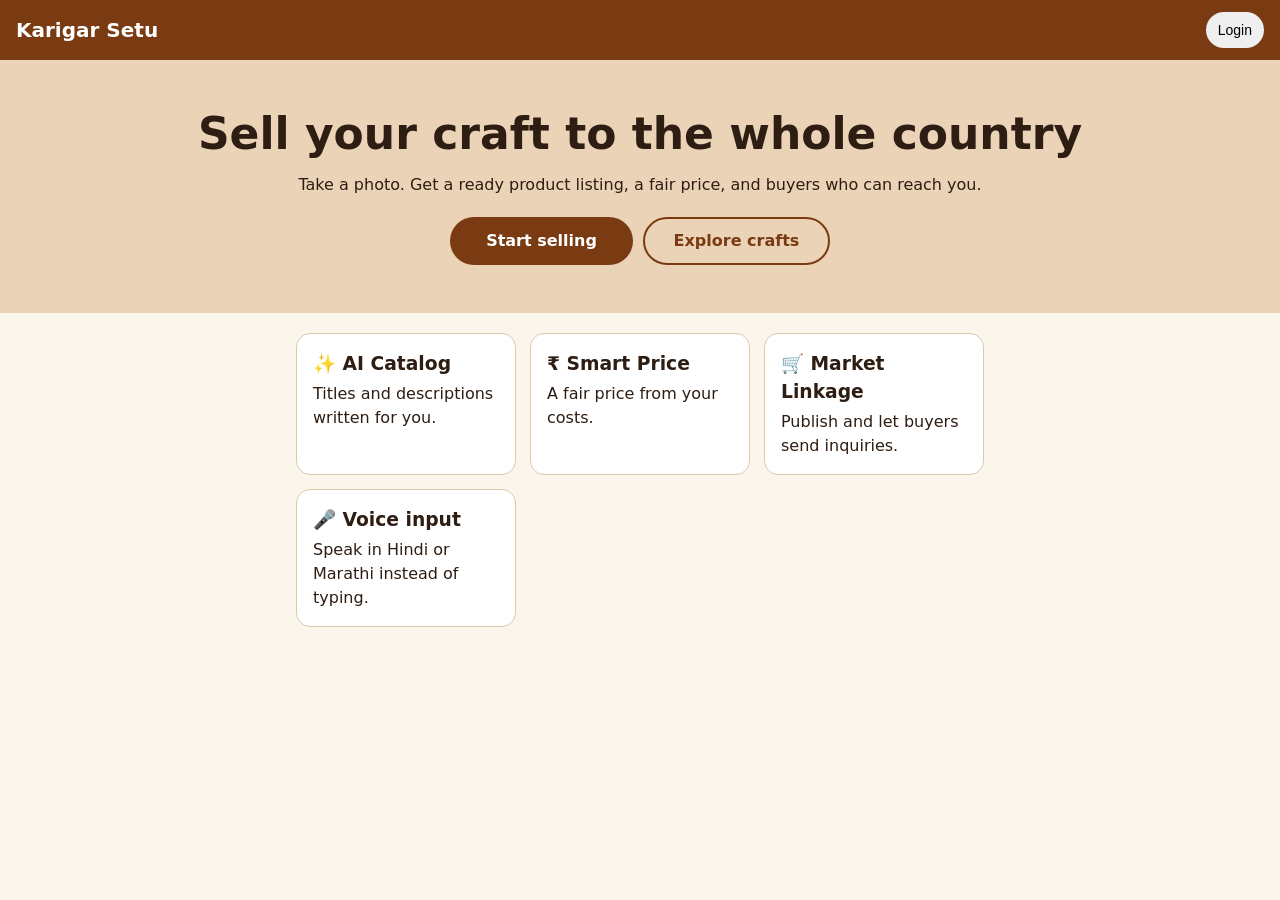
<file: karigar-setu/karigar-setu/index.html>
<!DOCTYPE html><html lang="en"><head><meta charset="UTF-8"><meta name="viewport" content="width=device-width,initial-scale=1"><meta name="theme-color" content="#7a3b12"><title>Karigar Setu</title><link rel="manifest" href="manifest.json"><link rel="stylesheet" href="style.css"></head><body data-page="index"><div id="app"></div><script src="app.js"></script></body></html>
</file>
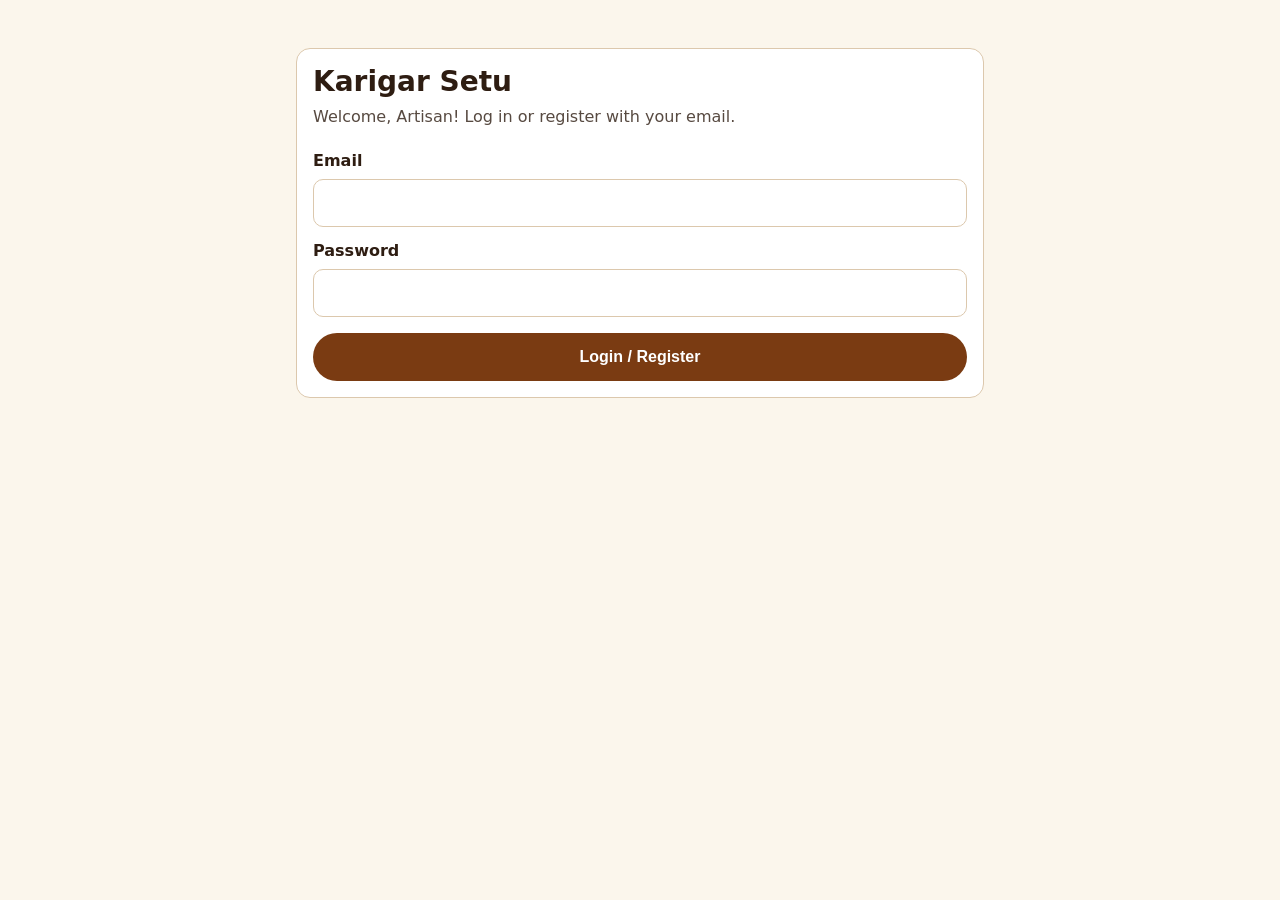
<file: karigar-setu/karigar-setu/add-product.html>
<!DOCTYPE html><html lang="en"><head><meta charset="UTF-8"><meta name="viewport" content="width=device-width,initial-scale=1"><meta name="theme-color" content="#7a3b12"><title>Karigar Setu</title><link rel="manifest" href="manifest.json"><link rel="stylesheet" href="style.css"></head><body data-page="add-product"><div id="app"></div><script src="app.js"></script></body></html>
</file>
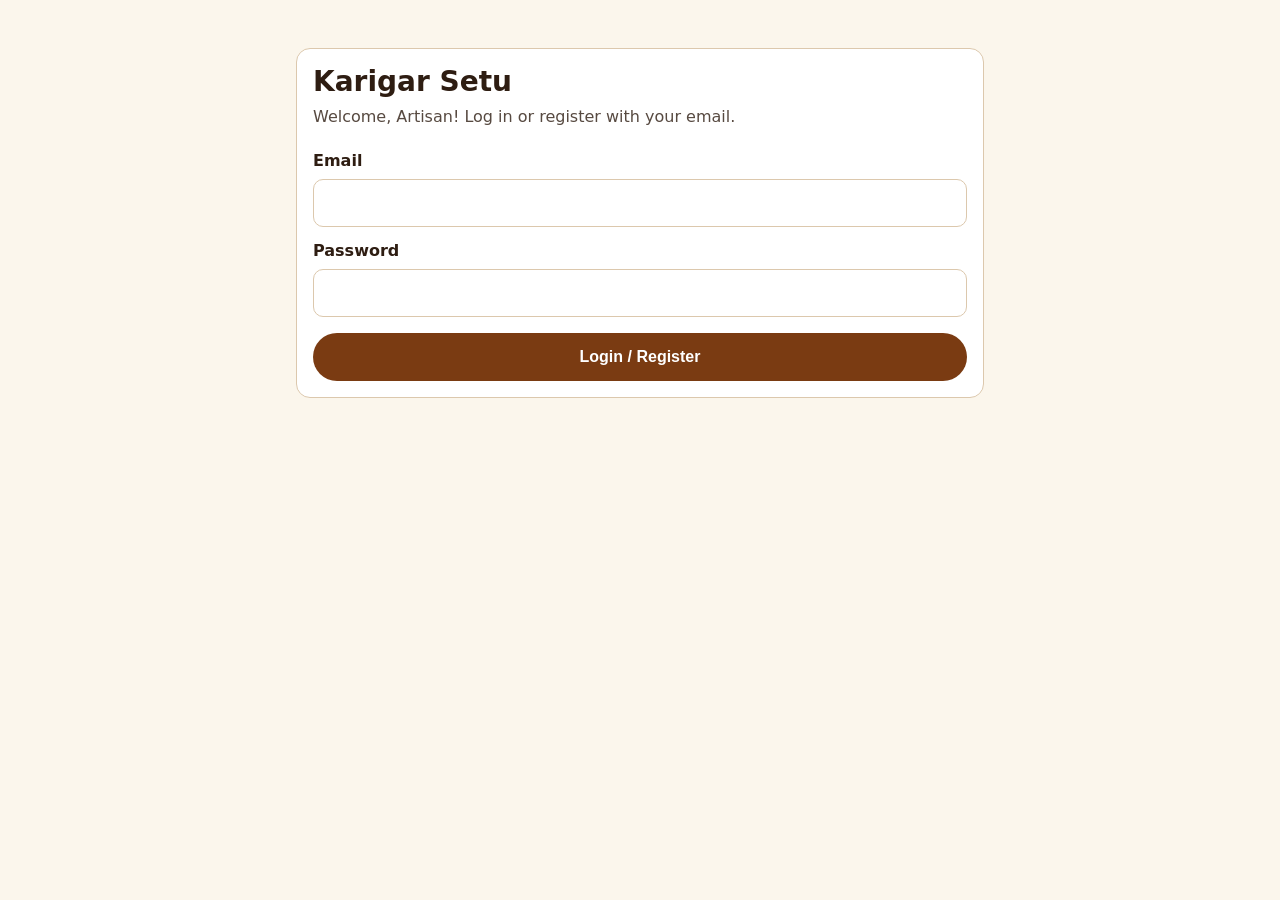
<file: karigar-setu/karigar-setu/ai-catalog.html>
<!DOCTYPE html><html lang="en"><head><meta charset="UTF-8"><meta name="viewport" content="width=device-width,initial-scale=1"><meta name="theme-color" content="#7a3b12"><title>Karigar Setu</title><link rel="manifest" href="manifest.json"><link rel="stylesheet" href="style.css"></head><body data-page="ai-catalog"><div id="app"></div><script src="app.js"></script></body></html>
</file>
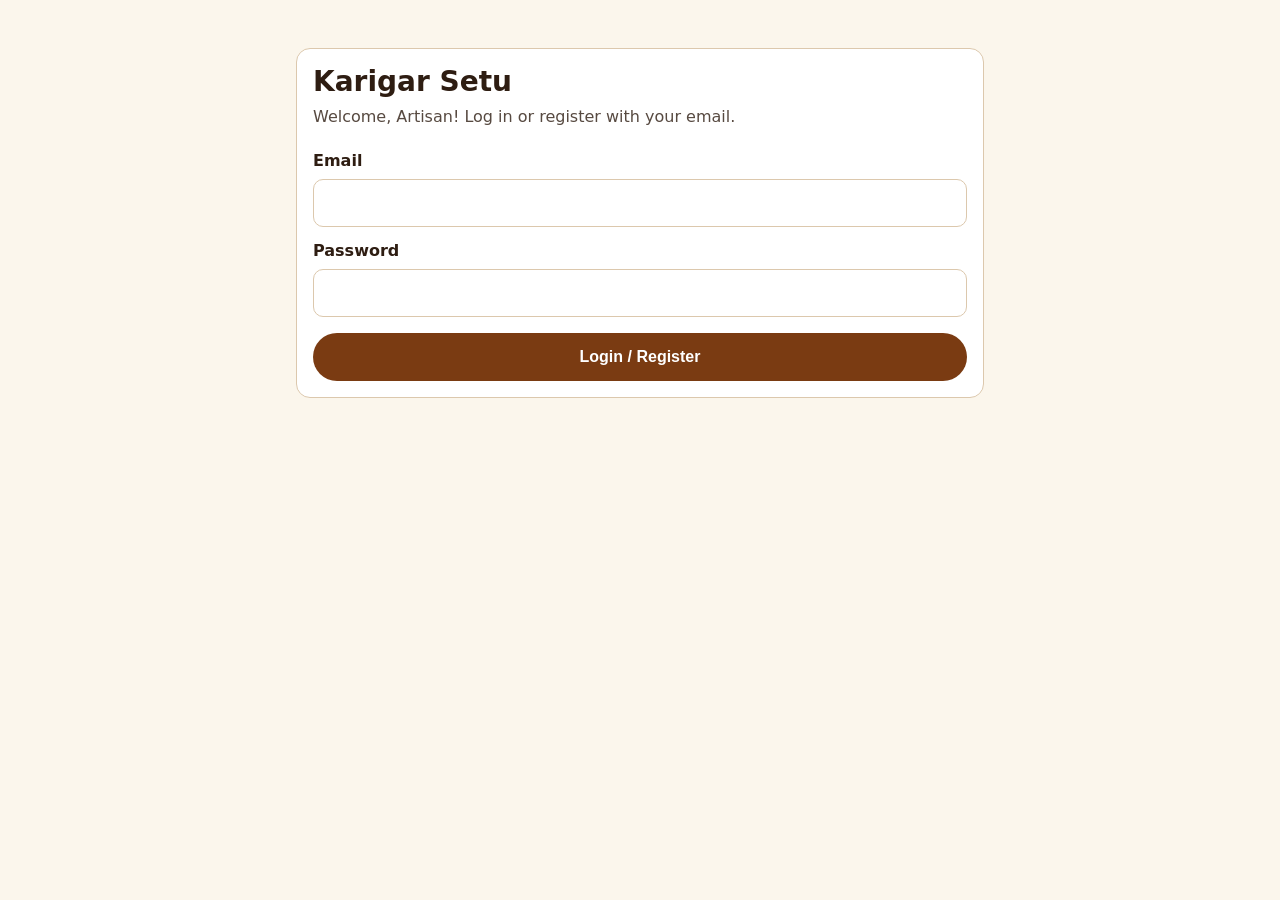
<file: karigar-setu/karigar-setu/dashboard.html>
<!DOCTYPE html><html lang="en"><head><meta charset="UTF-8"><meta name="viewport" content="width=device-width,initial-scale=1"><meta name="theme-color" content="#7a3b12"><title>Karigar Setu</title><link rel="manifest" href="manifest.json"><link rel="stylesheet" href="style.css"></head><body data-page="dashboard"><div id="app"></div><script src="app.js"></script></body></html>
</file>
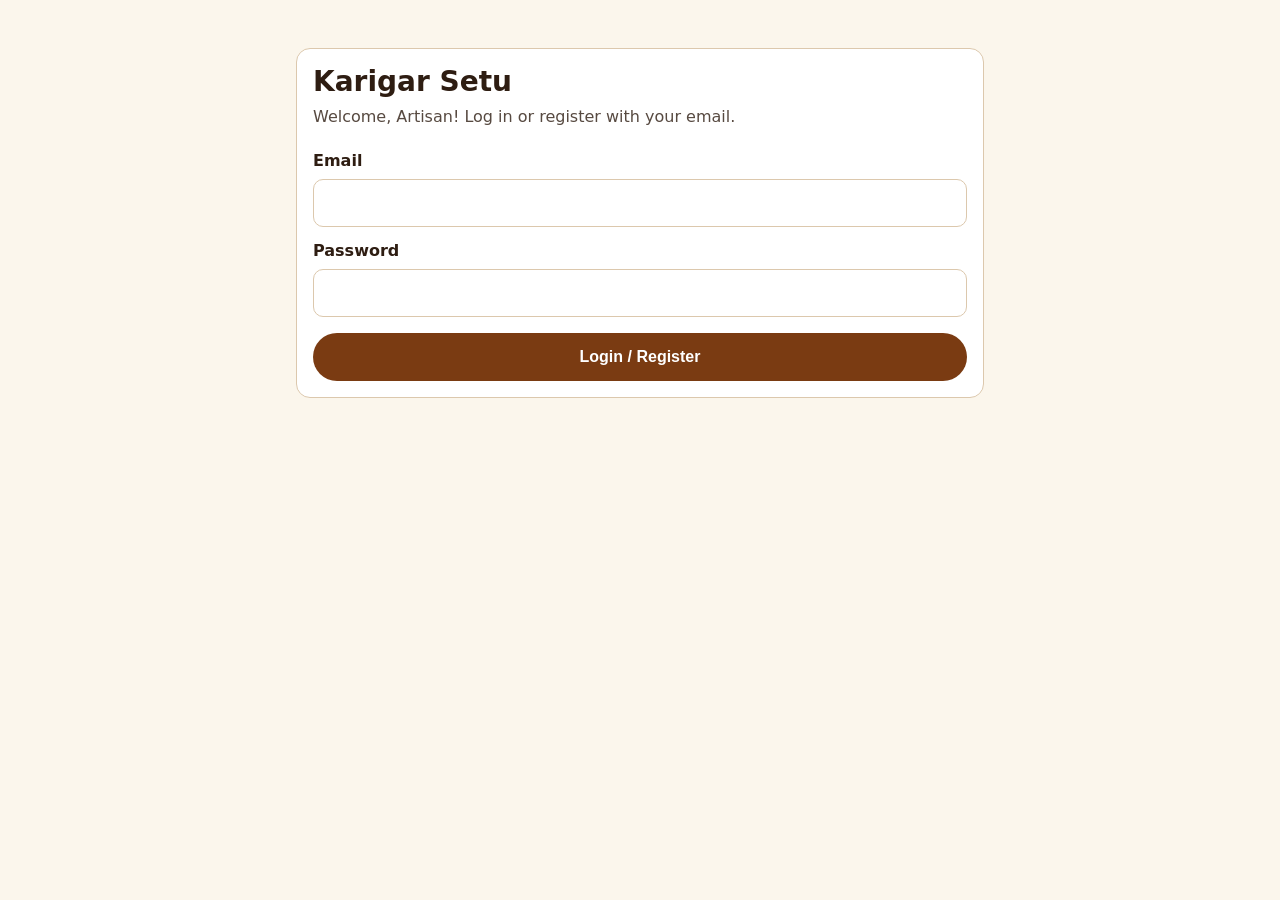
<file: karigar-setu/karigar-setu/login.html>
<!DOCTYPE html><html lang="en"><head><meta charset="UTF-8"><meta name="viewport" content="width=device-width,initial-scale=1"><meta name="theme-color" content="#7a3b12"><title>Karigar Setu</title><link rel="manifest" href="manifest.json"><link rel="stylesheet" href="style.css"></head><body data-page="login"><div id="app"></div><script src="app.js"></script></body></html>
</file>
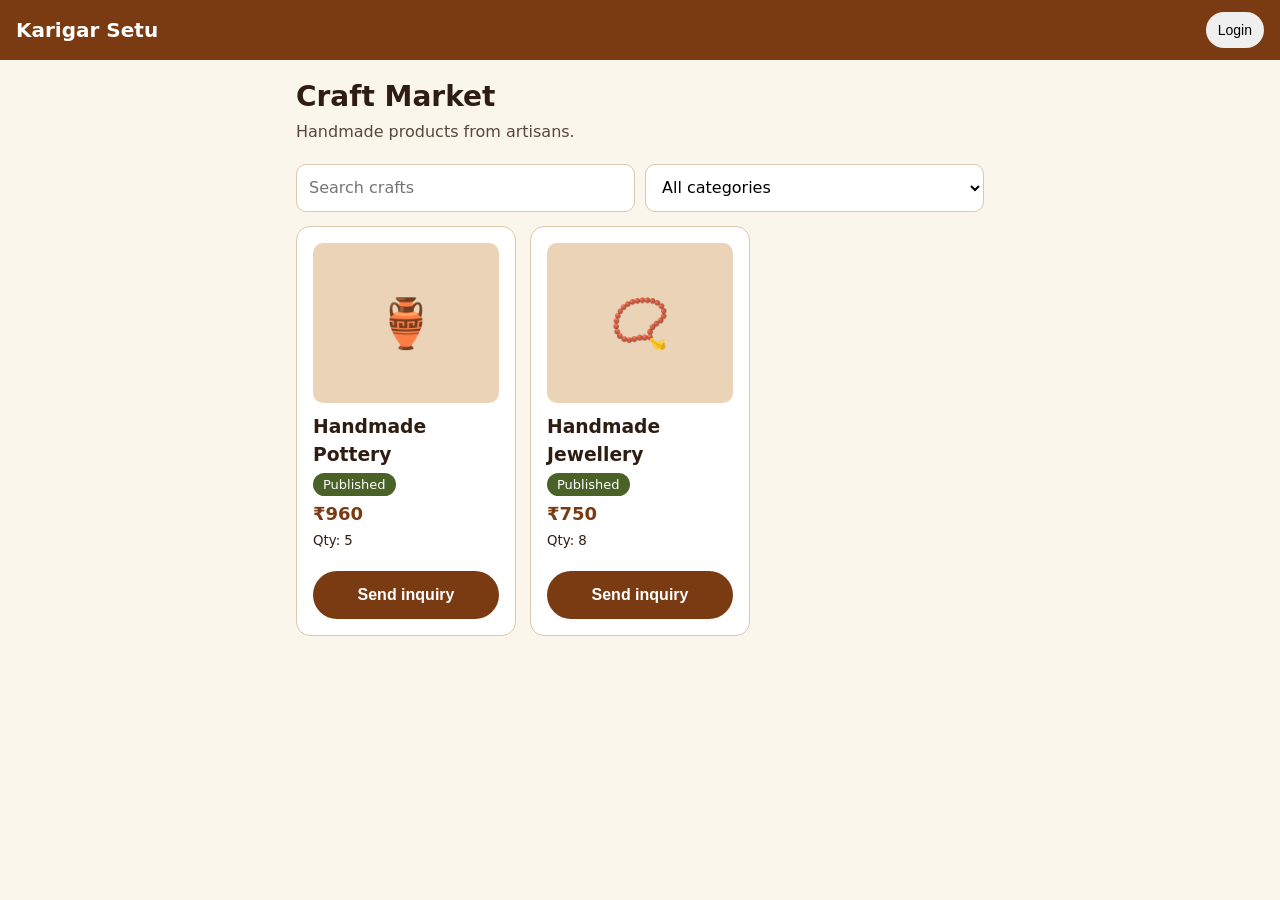
<file: karigar-setu/karigar-setu/market.html>
<!DOCTYPE html><html lang="en"><head><meta charset="UTF-8"><meta name="viewport" content="width=device-width,initial-scale=1"><meta name="theme-color" content="#7a3b12"><title>Karigar Setu</title><link rel="manifest" href="manifest.json"><link rel="stylesheet" href="style.css"></head><body data-page="market"><div id="app"></div><script src="app.js"></script></body></html>
</file>
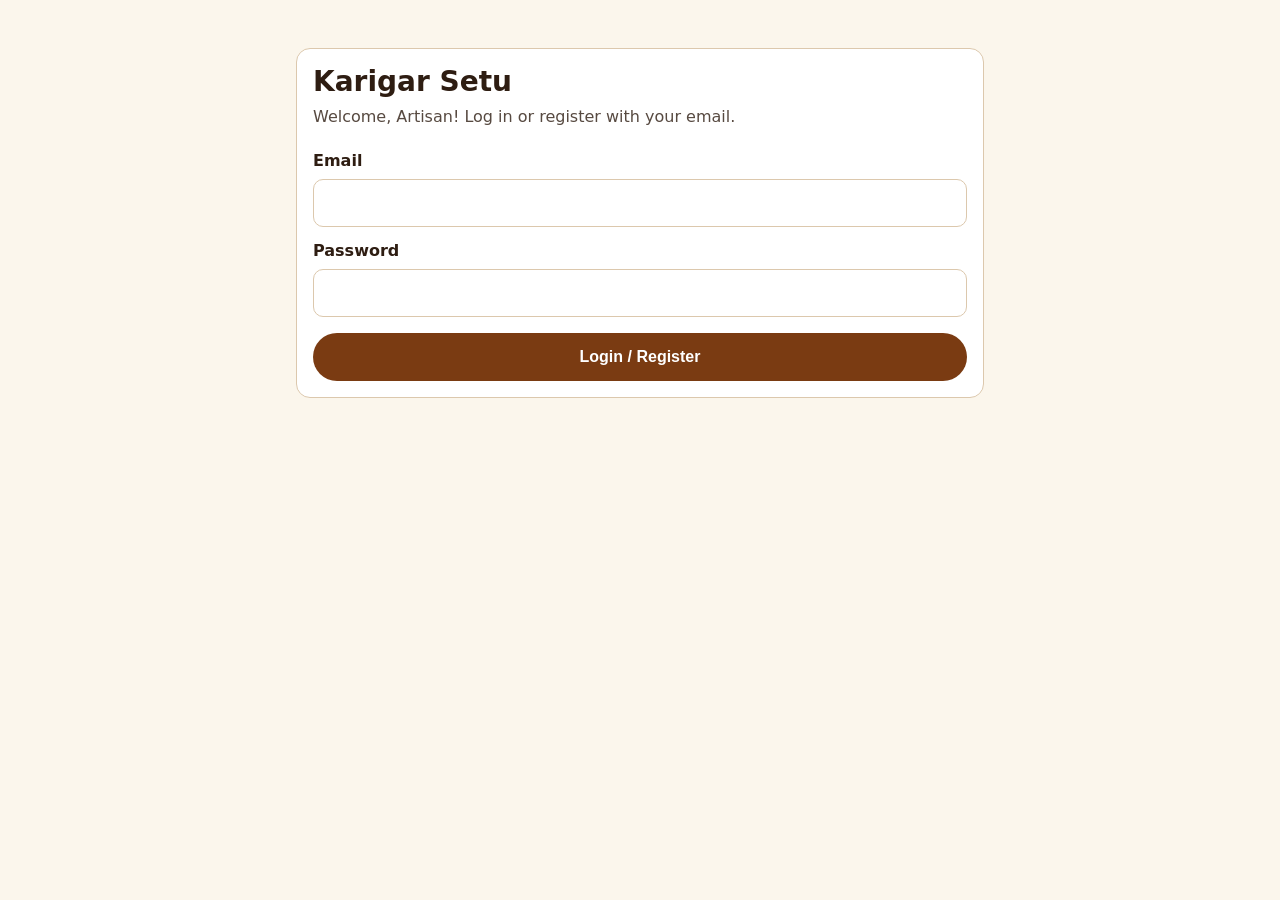
<file: karigar-setu/karigar-setu/price-assistant.html>
<!DOCTYPE html><html lang="en"><head><meta charset="UTF-8"><meta name="viewport" content="width=device-width,initial-scale=1"><meta name="theme-color" content="#7a3b12"><title>Karigar Setu</title><link rel="manifest" href="manifest.json"><link rel="stylesheet" href="style.css"></head><body data-page="price-assistant"><div id="app"></div><script src="app.js"></script></body></html>
</file>
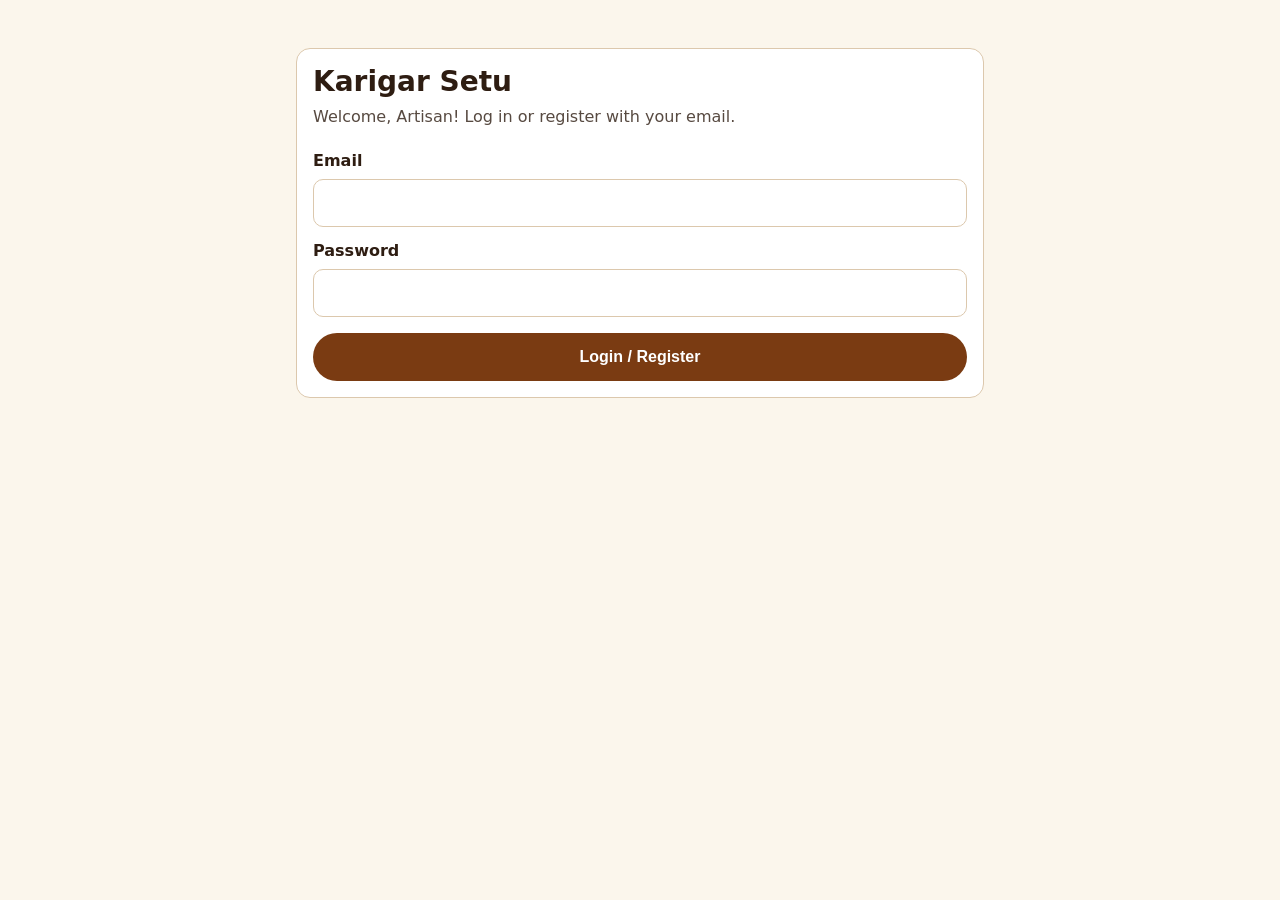
<file: karigar-setu/karigar-setu/product-details.html>
<!DOCTYPE html><html lang="en"><head><meta charset="UTF-8"><meta name="viewport" content="width=device-width,initial-scale=1"><meta name="theme-color" content="#7a3b12"><title>Karigar Setu</title><link rel="manifest" href="manifest.json"><link rel="stylesheet" href="style.css"></head><body data-page="product-details"><div id="app"></div><script src="app.js"></script></body></html>
</file>
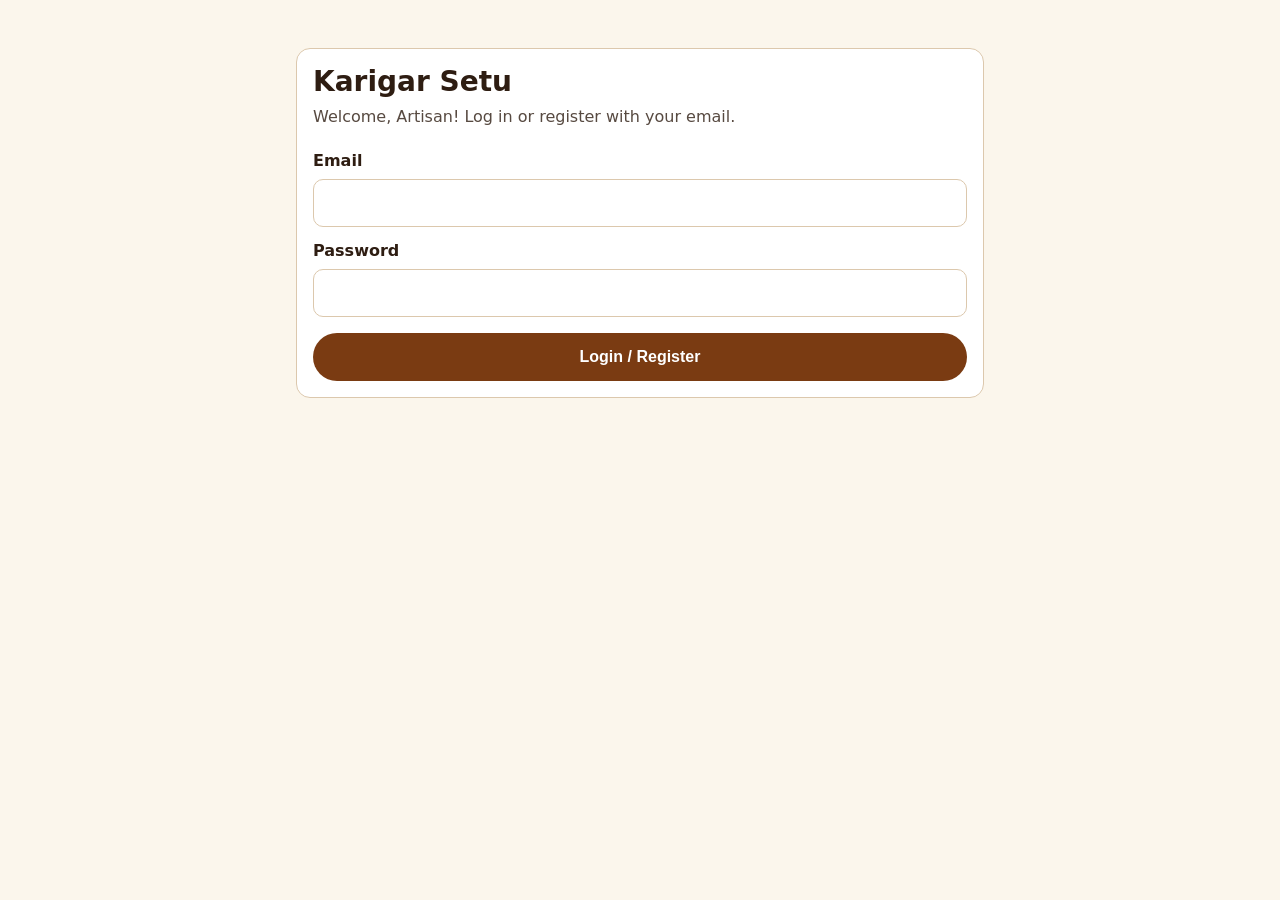
<file: karigar-setu/karigar-setu/products.html>
<!DOCTYPE html><html lang="en"><head><meta charset="UTF-8"><meta name="viewport" content="width=device-width,initial-scale=1"><meta name="theme-color" content="#7a3b12"><title>Karigar Setu</title><link rel="manifest" href="manifest.json"><link rel="stylesheet" href="style.css"></head><body data-page="products"><div id="app"></div><script src="app.js"></script></body></html>
</file>
<file: karigar-setu/karigar-setu/style.css>
:root{--bg:#fbf6ec;--ink:#2e1d12;--brand:#7a3b12;--clay:#ead3b7;--leaf:#4a6228;--line:#dcc8ad;--card:#fff}
*{margin:0;padding:0;box-sizing:border-box}
body{font-family:system-ui,-apple-system,"Noto Sans Devanagari",sans-serif;background:var(--bg);color:var(--ink);font-size:16px;line-height:1.5;padding-bottom:84px}
body[data-page=index],body[data-page=login]{padding-bottom:0}
a{color:var(--brand)}
.top{display:flex;justify-content:space-between;align-items:center;gap:8px;padding:12px 16px;background:var(--brand);color:#fff;position:sticky;top:0;z-index:5}
.top .logo{color:#fff;font-weight:700;font-size:20px;text-decoration:none}
.top select,.top button{min-height:36px;border-radius:18px;border:0;padding:0 12px;font-size:14px}
.wrap{max-width:720px;margin:0 auto;padding:20px 16px}
h1{font-size:28px;line-height:1.2;margin-bottom:6px}
.sub{margin-bottom:20px;opacity:.8}
.card{background:var(--card);border:1px solid var(--line);border-radius:14px;padding:16px;margin-bottom:14px}
label{display:block;font-weight:700;margin:12px 0 6px}
input,select,textarea{width:100%;min-height:48px;padding:12px;border:1px solid var(--line);border-radius:10px;font-size:16px;font-family:inherit;background:#fff}
textarea{min-height:110px;resize:vertical}
:focus-visible{outline:3px solid #d98a2b;outline-offset:2px}
.btn{display:inline-flex;align-items:center;justify-content:center;gap:6px;min-height:48px;padding:0 20px;border:0;border-radius:24px;background:var(--brand);color:#fff;font-size:16px;font-weight:600;cursor:pointer;text-decoration:none}
.btn.alt{background:transparent;color:var(--brand);border:2px solid var(--brand)}
.btn.green{background:var(--leaf)}.btn.red{background:#a33a24}
.btn.full{width:100%;margin-top:16px}
.row{display:flex;gap:10px;flex-wrap:wrap;margin-top:12px}
.row>*{flex:1}
.mic{margin-top:6px;min-height:40px;padding:0 14px;font-size:14px}
.stats{display:grid;grid-template-columns:1fr 1fr;gap:12px;margin-bottom:20px}
.stat{background:var(--clay);border-radius:14px;padding:16px}
.stat b{display:block;font-size:28px;color:var(--brand)}
.grid{display:grid;grid-template-columns:repeat(auto-fill,minmax(210px,1fr));gap:14px}
.grid .card{margin:0;display:flex;flex-direction:column;gap:4px}
.pic,.ph{width:100%;height:160px;border-radius:10px;object-fit:cover;background:var(--clay);display:flex;align-items:center;justify-content:center;font-size:48px;margin-bottom:6px}
.pic.big{height:260px}
.price{font-weight:700;color:var(--brand);font-size:18px}
.tag{display:inline-block;background:var(--clay);border-radius:12px;padding:2px 10px;font-size:13px;width:fit-content}
.tag.on{background:var(--leaf);color:#fff}
.empty{text-align:center;padding:40px 16px;opacity:.8}
.hero{padding:48px 20px;text-align:center;background:var(--clay)}
.hero h1{font-size:34px;margin-bottom:12px}
.hero .row{justify-content:center;max-width:380px;margin:20px auto 0}
.bnav{position:fixed;left:0;right:0;bottom:0;display:flex;background:#fff;border-top:1px solid var(--line);padding-bottom:env(safe-area-inset-bottom);z-index:5}
.bnav a{flex:1;min-height:60px;display:flex;flex-direction:column;align-items:center;justify-content:center;font-size:12px;text-decoration:none;color:var(--ink)}
.bnav a span{font-size:22px;line-height:1}
.bnav a.on{color:var(--brand);font-weight:700;background:var(--clay)}
#toast{position:fixed;left:50%;bottom:96px;transform:translateX(-50%);background:var(--ink);color:#fff;padding:12px 20px;border-radius:24px;opacity:0;pointer-events:none;transition:opacity .2s;z-index:9;max-width:90%;text-align:center}
#toast.show{opacity:1}
.result{background:var(--clay);border-radius:12px;padding:14px;margin-top:16px}
.result b{font-size:28px;color:var(--brand)}
@media(min-width:768px){.hero h1{font-size:44px}}
@media(prefers-reduced-motion:reduce){*{transition:none!important}}
</file>
